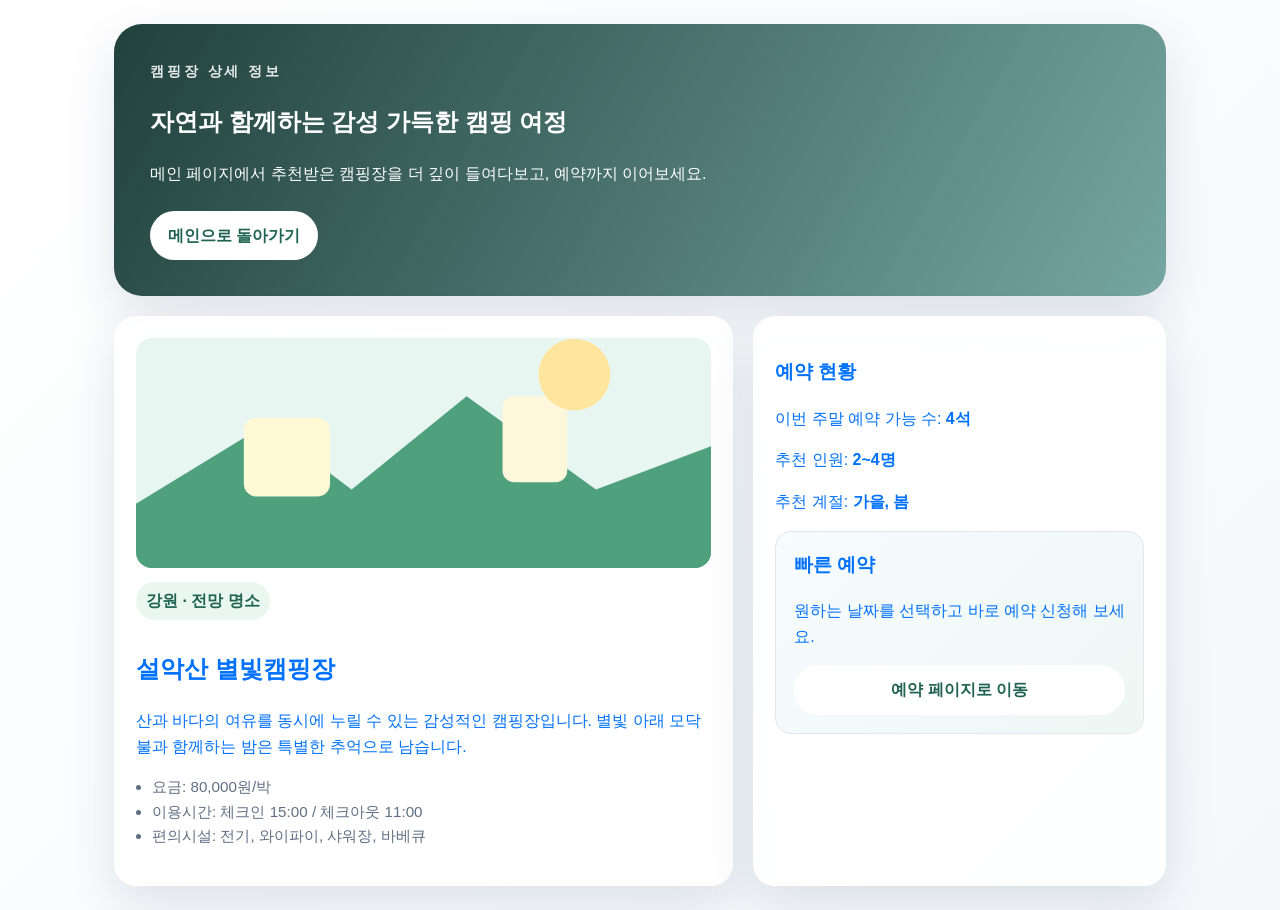
<file: detail.html>
<!DOCTYPE html>
<html lang="ko">
  <head>
    <meta charset="UTF-8" />
    <meta name="viewport" content="width=device-width, initial-scale=1.0" />
    <title>캠핑장 상세 페이지</title>
    <link rel="stylesheet" href="styles.css" />
  </head>
  <body>
    <main class="detail-page">
      <section class="detail-hero">
        <p class="eyebrow">캠핑장 상세 정보</p>
        <h1>자연과 함께하는 감성 가득한 캠핑 여정</h1>
        <p>메인 페이지에서 추천받은 캠핑장을 더 깊이 들여다보고, 예약까지 이어보세요.</p>
        <div class="hero-actions">
          <a class="btn primary" href="index.html">메인으로 돌아가기</a>
        </div>
      </section>

      <section class="detail-grid">
        <article class="detail-card">
          <img src="assets/camp01.svg" alt="상세 캠핑장 이미지" />
          <span class="detail-badge">강원 · 전망 명소</span>
          <h2>설악산 별빛캠핑장</h2>
          <p>산과 바다의 여유를 동시에 누릴 수 있는 감성적인 캠핑장입니다. 별빛 아래 모닥불과 함께하는 밤은 특별한 추억으로 남습니다.</p>
          <ul class="meta-list">
            <li>요금: 80,000원/박</li>
            <li>이용시간: 체크인 15:00 / 체크아웃 11:00</li>
            <li>편의시설: 전기, 와이파이, 샤워장, 바베큐</li>
          </ul>
        </article>

        <article class="detail-card">
          <h3>예약 현황</h3>
          <p>이번 주말 예약 가능 수: <strong>4석</strong></p>
          <p>추천 인원: <strong>2~4명</strong></p>
          <p>추천 계절: <strong>가을, 봄</strong></p>
          <div class="result-card">
            <h3>빠른 예약</h3>
            <p>원하는 날짜를 선택하고 바로 예약 신청해 보세요.</p>
            <a class="btn primary full" href="index.html#reservation">예약 페이지로 이동</a>
          </div>
        </article>
      </section>
    </main>
  </body>
</html>
</file>
<file: styles.css>
:root {
  color-scheme: light;
  --bg: #f4f7fb;
  --panel: #ffffff;
  --text: #0071fb;
  --muted: #5f6f83;
  --accent: #2d8c6d;
  --accent-dark: #1f634f;
  --accent-2: #ff9f43;
  --border: #dfe7f2;
  --shadow: 0 20px 50px rgba(18, 48, 79, 0.12);
}

* {
  box-sizing: border-box;
}

body {
  margin: 0;
  font-family: "Apple SD Gothic Neo", "Noto Sans KR", Arial, sans-serif;
  color: var(--text);
  background:
    linear-gradient(135deg, rgba(255,255,255,0.95), rgba(244,247,251,0.9)),
    url("https://images.unsplash.com/photo-1504280390367-361c6d9f38f4?auto=format&fit=crop&w=1600&q=80") center/cover fixed;
  line-height: 1.6;
}

img {
  max-width: 100%;
  display: block;
}

.topbar {
  display: flex;
  justify-content: space-between;
  align-items: flex-start;
  gap: 18px;
  margin-bottom: 30px;
}

.brand-mark {
  margin: 0;
  color: rgba(255, 255, 255, 0.9);
  font-size: 0.76rem;
  font-weight: 800;
  letter-spacing: 0.28em;
  text-transform: uppercase;
}

.login-box {
  display: grid;
  grid-template-columns: minmax(180px, 1fr) minmax(180px, 1fr) auto;
  align-items: end;
  gap: 10px;
  width: min(100%, 620px);
  padding: 14px 16px 12px;
  border-radius: 18px;
  background: rgba(9, 29, 25, 0.35);
  border: 1px solid rgba(255, 255, 255, 0.18);
  box-shadow: 0 10px 28px rgba(8, 28, 24, 0.18);
  backdrop-filter: blur(8px);
}

.login-field {
  display: grid;
  gap: 6px;
}

.login-field label {
  color: rgba(255, 255, 255, 0.9);
  font-size: 0.72rem;
  font-weight: 700;
  letter-spacing: 0.04em;
}

.login-actions {
  grid-column: 1 / -1;
  display: flex;
  gap: 10px;
}

#login-message {
  grid-column: 1 / -1;
  min-height: 18px;
  margin: 2px 0 0;
  color: #ecfff5;
  font-size: 0.78rem;
  line-height: 1.4;
}

#login-btn,
.signup-toggle {
  flex: 1;
  min-height: 46px;
  padding: 0 18px;
  border: 0;
  border-radius: 12px;
  font-weight: 800;
  cursor: pointer;
}

#login-btn {
  background: linear-gradient(135deg, #ffffff, #d7f4ea);
  color: var(--accent-dark);
}

.signup-toggle {
  background: rgba(255, 255, 255, 0.08);
  border: 1px solid rgba(255, 255, 255, 0.28);
  color: #fff;
}

#login-box input {
  background: rgba(255, 255, 255, 0.96);
  border: 1px solid rgba(255, 255, 255, 0.4);
  color: #1f3549;
}

#login-box input::placeholder {
  color: rgba(92, 111, 130, 0.8);
}

.hero {
  position: relative;
  padding: 88px 24px 62px;
  color: #fff;
  overflow: hidden;
  background: linear-gradient(120deg, rgba(8, 44, 39, 0.84), rgba(29, 87, 78, 0.7)), url("https://images.unsplash.com/photo-1501785888041-af3ef285b470?auto=format&fit=crop&w=1600&q=80") center/cover;
}

.hero-overlay {
  position: absolute;
  inset: 0;
  background: linear-gradient(90deg, rgba(0,0,0,0.25), rgba(255,255,255,0.08));
}

.hero-content {
  position: relative;
  z-index: 1;
  max-width: 980px;
  margin: 0 auto;
}

.eyebrow {
  margin: 0 0 8px;
  font-size: 0.9rem;
  font-weight: 700;
  letter-spacing: 0.2em;
  text-transform: uppercase;
  opacity: 0.88;
}

.hero h1 {
  margin: 0 0 12px;
  font-size: clamp(2rem, 4vw, 3.2rem);
}

.hero p {
  margin: 0;
  max-width: 680px;
  font-size: 1.05rem;
  opacity: 0.96;
}

.hero-actions {
  display: flex;
  flex-wrap: wrap;
  gap: 12px;
  margin-top: 24px;
}

.btn {
  display: inline-flex;
  align-items: center;
  justify-content: center;
  padding: 12px 18px;
  border: none;
  border-radius: 999px;
  font-weight: 700;
  text-decoration: none;
  cursor: pointer;
  transition: transform 0.2s ease, box-shadow 0.2s ease;
}

.favorite-btn {
  width: 100%;
  margin-top: 16px;
  border: 1px solid var(--border);
  border-radius: 12px;
  background: #f4f9f7;
  color: var(--accent-dark);
  font-weight: 700;
  padding: 10px 12px;
  cursor: pointer;
  transition: all 0.2s ease;
}

.favorite-btn.active {
  background: var(--accent);
  color: #fff;
  border-color: var(--accent);
}

.mypage-panel {
  margin-top: 24px;
}

.mypage-hero {
  min-height: 260px;
}

.favorite-list {
  display: grid;
  gap: 12px;
}

.favorite-item {
  display: flex;
  justify-content: space-between;
  align-items: center;
  gap: 12px;
  padding: 14px 16px;
  border-radius: 14px;
  border: 1px solid var(--border);
  background: linear-gradient(135deg, #f7fcff, #eef9f4);
}

.favorite-item strong {
  display: block;
  color: var(--accent-dark);
}

.favorite-item span {
  color: var(--muted);
  font-size: 0.9rem;
}

.mypage-empty {
  padding: 24px;
  border-radius: 14px;
  border: 1px dashed var(--border);
  background: #f7fbff;
  text-align: center;
  color: var(--muted);
}

.mypage-actions {
  display: flex;
  justify-content: flex-end;
  margin-bottom: 18px;
}

.mypage-trigger {
  display: inline-flex;
  align-items: center;
  justify-content: center;
  min-height: 46px;
  padding: 0 18px;
  border: 0;
  border-radius: 12px;
  background: linear-gradient(135deg, #ffffff, #eafaf1);
  color: var(--accent-dark);
  font-weight: 800;
  text-decoration: none;
  cursor: pointer;
}

.favorite-item-actions {
  display: flex;
  align-items: center;
  gap: 10px;
}

.favorite-remove-btn {
  border: 1px solid rgba(153, 77, 77, 0.2);
  background: #fff5f5;
  color: #8a3d3d;
  border-radius: 10px;
  padding: 8px 10px;
  cursor: pointer;
  font-weight: 700;
}

.favorite-detail-link {
  color: var(--accent-dark);
  text-decoration: none;
  font-weight: 700;
}

.favorite-detail-link:hover {
  text-decoration: underline;
}

.logged-user {
  display: flex;
  flex-direction: column;
  gap: 4px;
  color: rgba(255, 255, 255, 0.92);
}

.logged-user small {
  opacity: 0.85;
  letter-spacing: 0.08em;
  text-transform: uppercase;
}

.btn:hover {
  transform: translateY(-2px);
  box-shadow: 0 8px 20px rgba(0, 0, 0, 0.12);
}

.btn.primary {
  background: #fff;
  color: var(--accent-dark);
}

.btn.secondary {
  background: rgba(255, 255, 255, 0.16);
  color: #fff;
  border: 1px solid rgba(255, 255, 255, 0.3);
}

.btn.tertiary {
  background: linear-gradient(90deg, var(--accent-2), #ff6b6b);
  color: #fff;
}

.btn.full {
  width: 100%;
}

.auth-modal {
  position: fixed;
  inset: 0;
  display: flex;
  align-items: center;
  justify-content: center;
  background: rgba(12, 25, 24, 0.48);
  z-index: 1000;
}

.auth-modal.hidden {
  display: none;
}

.auth-modal-card {
  width: min(420px, calc(100% - 32px));
  background: #fff;
  border-radius: 20px;
  padding: 22px 20px 18px;
  box-shadow: var(--shadow);
}

.auth-modal-header {
  display: flex;
  align-items: center;
  justify-content: space-between;
  margin-bottom: 16px;
}

.auth-modal-header h3 {
  margin: 0;
  color: var(--accent-dark);
}

#signup-close {
  border: none;
  background: transparent;
  color: var(--muted);
  font-size: 1.7rem;
  cursor: pointer;
  line-height: 1;
}

.auth-modal-body {
  display: grid;
  gap: 14px;
}

.auth-modal-body label {
  display: grid;
  gap: 8px;
  color: var(--accent-dark);
  font-weight: 700;
}

.auth-message {
  min-height: 18px;
  margin: 0;
  font-size: 0.82rem;
  color: var(--accent-dark);
}

main {
  max-width: 1120px;
  margin: -20px auto 48px;
  padding: 0 20px;
}

.panel {
  background: rgba(255, 255, 255, 0.94);
  border: 1px solid rgba(255, 255, 255, 0.7);
  border-radius: 24px;
  padding: 24px;
  margin-bottom: 20px;
  box-shadow: var(--shadow);
  backdrop-filter: blur(10px);
}

.section-heading h2 {
  margin: 0 0 18px;
  font-size: 1.45rem;
}

.survey-form,
.reservation-form {
  display: grid;
  gap: 14px;
}

label {
  display: grid;
  gap: 8px;
  font-weight: 700;
}

select,
input {
  width: 100%;
  padding: 12px 14px;
  border: 1px solid var(--border);
  border-radius: 12px;
  font: inherit;
  background: #fbfdff;
}

.personality-quiz {
  display: grid;
  gap: 14px;
}

.quiz-progress {
  display: flex;
  gap: 8px;
}

.quiz-step {
  flex: 1;
  height: 8px;
  border-radius: 999px;
  background: #e3ecf5;
}

.quiz-step.active {
  background: var(--accent);
}

.question-block {
  display: none;
}

.question-block.active {
  display: block;
}

.question-label {
  font-size: 1.05rem;
  font-weight: 700;
  margin-bottom: 12px;
}

.choice-grid {
  display: grid;
  grid-template-columns: repeat(2, minmax(0, 1fr));
  gap: 12px;
}

.choice-btn {
  display: grid;
  gap: 6px;
  text-align: left;
  padding: 14px;
  border-radius: 16px;
  border: 1px solid var(--border);
  background: #f8fbff;
  cursor: pointer;
  transition: transform 0.2s ease, border-color 0.2s ease, box-shadow 0.2s ease;
}

.choice-btn:hover {
  transform: translateY(-2px);
  box-shadow: 0 10px 18px rgba(24, 49, 79, 0.08);
}

.choice-btn.selected {
  border-color: var(--accent);
  background: #e9f7f0;
}

.choice-btn .emoji {
  font-size: 1.25rem;
}

.choice-btn small {
  color: var(--muted);
}

.hidden {
  display: none;
}

.result-card,
.region-detail,
.reservation-summary {
  margin-top: 16px;
  padding: 18px;
  border-radius: 16px;
  background: linear-gradient(135deg, #f7fcff, #eef7f4);
  border: 1px solid var(--border);
}

.result-card h3,
.region-detail h3,
.reservation-summary h3 {
  margin-top: 0;
}

.map-shell {
  display: grid;
  gap: 16px;
}

.map-legend {
  display: flex;
  flex-wrap: wrap;
  gap: 8px;
}

.region-btn {
  border: 1px solid var(--border);
  background: #f8fbff;
  border-radius: 999px;
  padding: 8px 14px;
  font-weight: 300;
  cursor: pointer;
}

.region-btn.active {
  background: var(--accent);
  color: #fff;
  border-color: var(--accent);
}

.map-board {
  display: grid;
  gap: 16px;
  grid-template-columns: 1.2fr 1fr;
}

.map-grid {
  display: grid;
  grid-template-columns: repeat(2, minmax(120px, 1fr));
  gap: 12px;
}

.map-marker {
  padding: 22px 16px;
  border-radius: 18px;
  background: linear-gradient(135deg, #e6f6ef, #d8edf7);
  font-weight: 700;
  text-align: center;
  color: var(--accent-dark);
  border: 1px solid #cfe5db;
}

.camp-grid {
  display: grid;
  grid-template-columns: repeat(auto-fit, minmax(240px, 1fr));
  gap: 16px;
}

.camp-card {
  border: 1px solid var(--border);
  border-radius: 18px;
  overflow: hidden;
  background: linear-gradient(180deg, #ffffff, #f8fcff);
  transition: transform 0.2s ease, box-shadow 0.2s ease;
}

.camp-card:hover {
  transform: translateY(-4px);
  box-shadow: 0 14px 26px rgba(24, 49, 79, 0.11);
}

.camp-card img {
  height: 170px;
  width: 100%;
  object-fit: cover;
}

.camp-body {
  padding: 16px;
}

.tag {
  display: inline-block;
  padding: 4px 8px;
  background: #e9f7f0;
  color: var(--accent-dark);
  border-radius: 999px;
  font-size: 0.8rem;
  margin-bottom: 10px;
}

.meta-list {
  padding-left: 16px;
  color: var(--muted);
  font-size: 0.95rem;
}

.reservation-layout {
  display: grid;
  grid-template-columns: 1fr 1fr;
  gap: 16px;
}

.status-pill {
  display: inline-block;
  padding: 6px 10px;
  border-radius: 999px;
  background: linear-gradient(90deg, #ffe8b3, #ffd166);
  color: #8a5b00;
  font-size: 0.9rem;
  margin-bottom: 8px;
}

.text-link {
  color: var(--accent-dark);
  font-weight: 700;
  text-decoration: none;
}

.text-link:hover {
  text-decoration: underline;
}

.detail-link-row {
  margin-top: 16px;
  text-align: center;
}

.detail-page {
  max-width: 1100px;
  margin: 0 auto;
  padding: 24px;
}

.detail-hero {
  background: linear-gradient(120deg, rgba(8, 44, 39, 0.9), rgba(47, 121, 111, 0.65)), url("https://images.unsplash.com/photo-1500534623283-312aade485b7?auto=format&fit=crop&w=1600&q=80") center/cover;
  color: #fff;
  border-radius: 28px;
  padding: 36px;
  box-shadow: var(--shadow);
}

.detail-grid {
  display: grid;
  grid-template-columns: 1.2fr 0.8fr;
  gap: 20px;
  margin-top: 20px;
}

.detail-card {
  background: rgba(255, 255, 255, 0.95);
  border-radius: 22px;
  padding: 22px;
  box-shadow: var(--shadow);
}

.detail-card img {
  width: 100%;
  height: 230px;
  object-fit: cover;
  border-radius: 16px;
  margin-bottom: 14px;
}

.detail-badge {
  display: inline-block;
  padding: 6px 10px;
  margin-bottom: 10px;
  border-radius: 999px;
  background: #eaf7f0;
  color: var(--accent-dark);
  font-weight: 700;
}

@media (max-width: 760px) {
  .topbar {
    flex-direction: column;
    align-items: stretch;
  }

  .brand-mark {
    letter-spacing: 0.18em;
  }

  .login-box {
    grid-template-columns: 1fr;
    width: 100%;
  }

  #login-btn,
  .mypage-trigger {
    width: 100%;
  }

  .favorite-item {
    flex-direction: column;
    align-items: flex-start;
  }

  .map-board,
  .reservation-layout {
    grid-template-columns: 1fr;
  }
}
</file>
